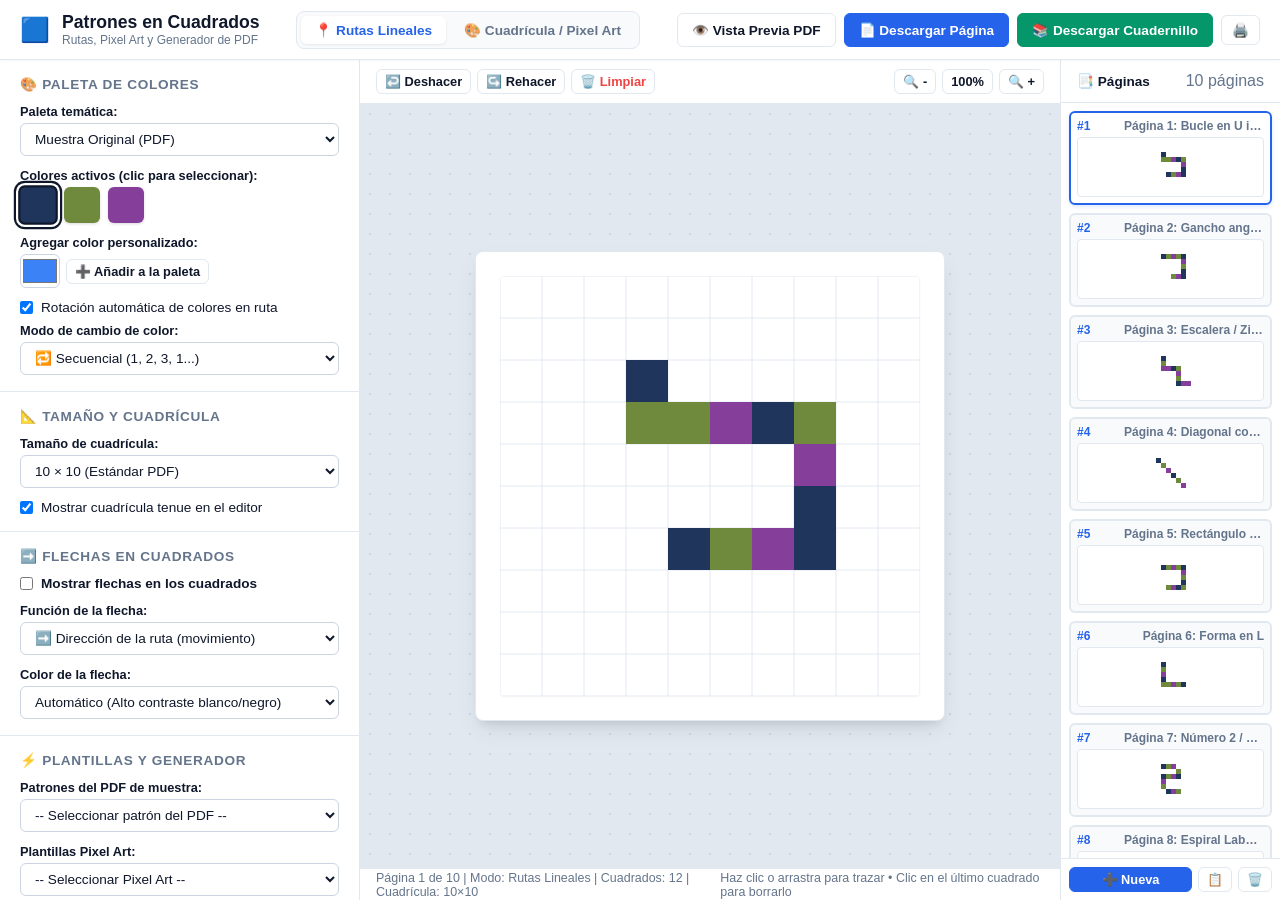
<file: index.html>
<!DOCTYPE html>
<html lang="es">
<head>
  <meta charset="UTF-8">
  <meta name="viewport" content="width=device-width, initial-scale=1.0">
  <title>Generador de Patrones en Cuadrados y Rutas (PDF)</title>
  <link rel="stylesheet" href="css/style.css">
</head>
<body>

  <!-- Encabezado Principal -->
  <header class="app-header">
    <div class="brand-area">
      <div class="brand-icon">🟦</div>
      <div>
        <h1 class="brand-title">Patrones en Cuadrados</h1>
        <p class="brand-subtitle">Rutas, Pixel Art y Generador de PDF</p>
      </div>
    </div>

    <!-- Selector de Modo de Trabajo -->
    <div class="mode-switch-group">
      <button id="btn-mode-routes" class="mode-btn active" title="Trazar caminos paso a paso con flechas y secuencias">
        <span>📍 Rutas Lineales</span>
      </button>
      <button id="btn-mode-grid" class="mode-btn" title="Pintar cuadrícula libre o diseñar Pixel Art">
        <span>🎨 Cuadrícula / Pixel Art</span>
      </button>
    </div>

    <!-- Acciones de Exportación y Vista Previa -->
    <div class="header-actions">
      <button id="btn-preview-pdf" class="btn" title="Ver cómo se verá el PDF final">
        <span>👁️ Vista Previa PDF</span>
      </button>
      <button id="btn-export-current-pdf" class="btn btn-primary" title="Descargar solo la página actual en PDF">
        <span>📄 Descargar Página</span>
      </button>
      <button id="btn-export-all-pdf" class="btn btn-success" title="Descargar todas las páginas en un solo PDF">
        <span>📚 Descargar Cuadernillo</span>
      </button>
      <button id="btn-direct-print" class="btn btn-icon" title="Imprimir directamente">
        <span>🖨️</span>
      </button>
    </div>
  </header>

  <!-- Distribución Principal -->
  <div class="main-layout">

    <!-- Panel Lateral Izquierdo (Controles y Herramientas) -->
    <aside class="sidebar">

      <!-- Sección: Paleta de Colores -->
      <div class="sidebar-section">
        <h2 class="sidebar-title">🎨 Paleta de Colores</h2>

        <div class="form-group">
          <label class="form-label" for="select-palette-preset">Paleta temática:</label>
          <select id="select-palette-preset" class="form-select">
            <option value="pdfSample">Muestra Original (PDF)</option>
            <option value="rainbow">Arcoíris Divertido</option>
            <option value="pastel">Pastel Suave</option>
            <option value="primary">Primarios Educativos</option>
            <option value="cyber">Neón Tecnológico</option>
            <option value="monochrome">Escala de Grises</option>
          </select>
        </div>

        <div class="form-group">
          <label class="form-label">Colores activos (clic para seleccionar):</label>
          <div id="palette-colors" class="palette-swatches"></div>
        </div>

        <div class="form-group">
          <label class="form-label">Agregar color personalizado:</label>
          <div class="custom-color-row">
            <input type="color" id="input-custom-color" class="color-input-picker" value="#3B82F6">
            <button id="btn-add-custom-color" class="btn btn-sm">➕ Añadir a la paleta</button>
          </div>
        </div>

        <label class="form-checkbox-label">
          <input type="checkbox" id="toggle-cycle-colors" checked>
          <span>Rotación automática de colores en ruta</span>
        </label>

        <div id="color-rotation-options" style="margin-top: 8px;">
          <label class="form-label" for="select-color-rotation-mode">Modo de cambio de color:</label>
          <select id="select-color-rotation-mode" class="form-select">
            <option value="sequence" selected>🔁 Secuencial (1, 2, 3, 1...)</option>
            <option value="random">🎲 Aleatorio / Random</option>
          </select>
        </div>
      </div>

      <!-- Sección: Cuadrícula y Tamaño -->
      <div class="sidebar-section">
        <h2 class="sidebar-title">📐 Tamaño y Cuadrícula</h2>

        <div class="form-group">
          <label class="form-label" for="select-grid-size">Tamaño de cuadrícula:</label>
          <select id="select-grid-size" class="form-select">
            <option value="6">6 × 6</option>
            <option value="8">8 × 8</option>
            <option value="10" selected>10 × 10 (Estándar PDF)</option>
            <option value="12">12 × 12</option>
            <option value="16">16 × 16</option>
            <option value="20">20 × 20</option>
          </select>
        </div>

        <label class="form-checkbox-label">
          <input type="checkbox" id="toggle-canvas-grid" checked>
          <span>Mostrar cuadrícula tenue en el editor</span>
        </label>
      </div>

      <!-- Sección: Opciones de Flechas (Visible en Modo Rutas) -->
      <div id="arrow-settings-box" class="sidebar-section">
        <h2 class="sidebar-title">➡️ Flechas en Cuadrados</h2>

        <label class="form-checkbox-label" style="margin-bottom: 0.75rem;">
          <input type="checkbox" id="toggle-show-arrows">
          <span><strong>Mostrar flechas en los cuadrados</strong></span>
        </label>

        <div class="form-group">
          <label class="form-label" for="select-arrow-type">Función de la flecha:</label>
          <select id="select-arrow-type" class="form-select">
            <option value="direction">➡️ Dirección de la ruta (movimiento)</option>
            <option value="nextColor">🎯 Flecha que muestra el color siguiente</option>
            <option value="number">🔢 Número de paso (1, 2, 3...)</option>
            <option value="both">🔀 Flecha + Número</option>
          </select>
        </div>

        <div class="form-group">
          <label class="form-label" for="select-arrow-color">Color de la flecha:</label>
          <select id="select-arrow-color" class="form-select">
            <option value="auto">Automático (Alto contraste blanco/negro)</option>
            <option value="nextColor">Color del siguiente cuadrado</option>
            <option value="white">Blanco puro</option>
            <option value="black">Negro puro</option>
          </select>
        </div>
      </div>

      <!-- Sección: Herramientas Pixel Art (Visible en Modo Cuadrícula) -->
      <div id="pixel-tools-box" class="sidebar-section" style="display: none;">
        <h2 class="sidebar-title">🖌️ Herramientas de Pintura</h2>
        <div class="tool-btn-group">
          <button id="btn-tool-brush" class="tool-btn active">✏️ Pincel</button>
          <button id="btn-tool-eraser" class="tool-btn">🧹 Borrar</button>
          <button id="btn-tool-bucket" class="tool-btn">🪣 Relleno</button>
        </div>
      </div>

      <!-- Sección: Plantillas y Generador -->
      <div class="sidebar-section">
        <h2 class="sidebar-title">⚡ Plantillas y Generador</h2>

        <div class="form-group">
          <label class="form-label">Patrones del PDF de muestra:</label>
          <select id="select-pdf-preset" class="form-select">
            <option value="">-- Seleccionar patrón del PDF --</option>
            <option value="pdf-page-1">Pág 1: Bucle en U invertida</option>
            <option value="pdf-page-2">Pág 2: Gancho angular</option>
            <option value="pdf-page-3">Pág 3: Escalera / Zigzag</option>
            <option value="pdf-page-4">Pág 4: Diagonal continua</option>
            <option value="pdf-page-5">Pág 5: Rectángulo abierto (U)</option>
            <option value="pdf-page-6">Pág 6: Forma en L</option>
            <option value="pdf-page-7">Pág 7: Número 2 / Onda</option>
            <option value="pdf-page-8">Pág 8: Espiral Labyrinth</option>
            <option value="pdf-page-9">Pág 9: Cruz (+)</option>
            <option value="pdf-page-10">Pág 10: Serpiente doble giro</option>
          </select>
        </div>

        <div class="form-group">
          <label class="form-label">Plantillas Pixel Art:</label>
          <select id="select-pixel-preset" class="form-select">
            <option value="">-- Seleccionar Pixel Art --</option>
            <option value="pixel-heart">❤️ Corazón</option>
            <option value="pixel-star">⭐ Estrella</option>
            <option value="pixel-smiley">😊 Carita Sonriente</option>
            <option value="pixel-tree">🌲 Árbol</option>
          </select>
        </div>

        <div class="form-group">
          <label class="form-label">Generador procedural de ruta:</label>
          <div style="display: flex; gap: 6px; align-items: center;">
            <input type="number" id="input-route-steps" class="form-input" value="12" min="4" max="40" style="width: 70px;">
            <button id="btn-random-route" class="btn btn-sm" style="flex: 1;">🎲 Generar Aleatoria</button>
          </div>
        </div>
      </div>

      <!-- Sección: Importar Imagen a Pixel Art -->
      <div class="sidebar-section">
        <h2 class="sidebar-title">🖼️ Importar Imagen a Píxeles</h2>
        <div class="form-group">
          <input type="file" id="input-image-file" class="form-input" accept="image/*">
        </div>
        <label class="form-checkbox-label">
          <input type="checkbox" id="toggle-snap-palette" checked>
          <span>Adaptar colores a la paleta activa</span>
        </label>
      </div>

      <!-- Sección: Configuración del PDF -->
      <div class="sidebar-section">
        <h2 class="sidebar-title">📄 Opciones de Impresión PDF</h2>

        <div class="form-group">
          <label class="form-label" for="select-pdf-format">Formato de hoja:</label>
          <select id="select-pdf-format" class="form-select">
            <option value="a4" selected>A4 (210 × 297 mm)</option>
            <option value="letter">Carta / Letter (8.5 × 11 pulg)</option>
          </select>
        </div>

        <div class="form-group">
          <label class="form-label" for="select-pdf-orientation">Orientación:</label>
          <select id="select-pdf-orientation" class="form-select">
            <option value="portrait" selected>Vertical (Retrato)</option>
            <option value="landscape">Horizontal (Apaisado)</option>
          </select>
        </div>

        <div class="form-group">
          <label class="form-label" for="select-square-size">Tamaño de los cuadrados en PDF:</label>
          <select id="select-square-size" class="form-select">
            <option value="small">Pequeño (8 mm)</option>
            <option value="medium" selected>Mediano (12 mm - Estilo Muestra)</option>
            <option value="large">Grande (16 mm)</option>
            <option value="extra-large">Extra Grande (20 mm)</option>
            <option value="fit">Ajustar al máximo de la página</option>
          </select>
        </div>

        <label class="form-checkbox-label">
          <input type="checkbox" id="toggle-pdf-grid">
          <span>Imprimir cuadrícula tenue de fondo</span>
        </label>

        <label class="form-checkbox-label">
          <input type="checkbox" id="toggle-pdf-page-nums">
          <span>Imprimir número de página al pie</span>
        </label>
      </div>

    </aside>

    <!-- Área de Trabajo Central (Lienzo interactivo) -->
    <main class="editor-workspace">

      <!-- Barra de herramientas superior del lienzo -->
      <div class="canvas-toolbar">
        <div class="toolbar-group">
          <button id="btn-undo" class="btn btn-sm" title="Deshacer (Ctrl+Z)">↩️ Deshacer</button>
          <button id="btn-redo" class="btn btn-sm" title="Rehacer (Ctrl+Y)">↪️ Rehacer</button>
          <button id="btn-clear" class="btn btn-sm" title="Limpiar diseño actual" style="color: var(--danger);">🗑️ Limpiar</button>
        </div>

        <div class="toolbar-group">
          <button id="btn-zoom-out" class="btn btn-sm" title="Reducir zoom">🔍 -</button>
          <button id="btn-zoom-reset" class="btn btn-sm" title="Restablecer tamaño">100%</button>
          <button id="btn-zoom-in" class="btn btn-sm" title="Aumentar zoom">🔍 +</button>
        </div>
      </div>

      <!-- Lienzo dentro de una hoja simulada -->
      <div class="canvas-viewport">
        <div class="paper-sheet">
          <canvas id="grid-canvas" width="420" height="420"></canvas>
        </div>
      </div>

      <!-- Barra de estado inferior -->
      <footer class="status-bar">
        <span id="status-info">Página 1 de 10 | Modo: Rutas Lineales | Cuadrados: 12</span>
        <span>Haz clic o arrastra para trazar • Clic en el último cuadrado para borrarlo</span>
      </footer>

    </main>

    <!-- Panel Derecho: Gestor de Páginas (Multi-Página) -->
    <aside class="pages-panel">
      <div class="pages-header">
        <span class="pages-title">📑 Páginas</span>
        <span id="lbl-page-count" class="thumb-title">10 páginas</span>
      </div>

      <div id="pages-list" class="pages-list"></div>

      <div class="pages-footer">
        <button id="btn-add-page" class="btn btn-sm btn-primary" style="flex: 1;" title="Crear nueva página en blanco">➕ Nueva</button>
        <button id="btn-duplicate-page" class="btn btn-sm" title="Duplicar página seleccionada">📋</button>
        <button id="btn-delete-page" class="btn btn-sm" title="Eliminar página seleccionada" style="color: var(--danger);">🗑️</button>
      </div>
    </aside>

  </div>

  <!-- Modal de Vista Previa de PDF -->
  <div id="modal-preview" class="modal-overlay">
    <div class="modal-box">
      <div class="modal-header">
        <h3 class="modal-title">👁️ Vista Previa del Documento PDF</h3>
        <button id="btn-close-modal" class="btn btn-sm">✖ Cerrar</button>
      </div>
      <div class="modal-body">
        <iframe id="iframe-preview" src="about:blank"></iframe>
      </div>
    </div>
  </div>

  <!-- Librería jsPDF (Local con CDN de respaldo) -->
  <script src="js/libs/jspdf.umd.min.js"></script>
  <script>
    if (!window.jspdf) {
      document.write('<script src="https://cdnjs.cloudflare.com/ajax/libs/jspdf/2.5.1/jspdf.umd.min.js"><\/script>');
    }
  </script>

  <!-- Módulos de la Aplicación -->
  <script src="js/patterns.js"></script>
  <script src="js/canvas-editor.js"></script>
  <script src="js/pdf-generator.js"></script>
  <script src="js/app.js"></script>

</body>
</html>
</file>
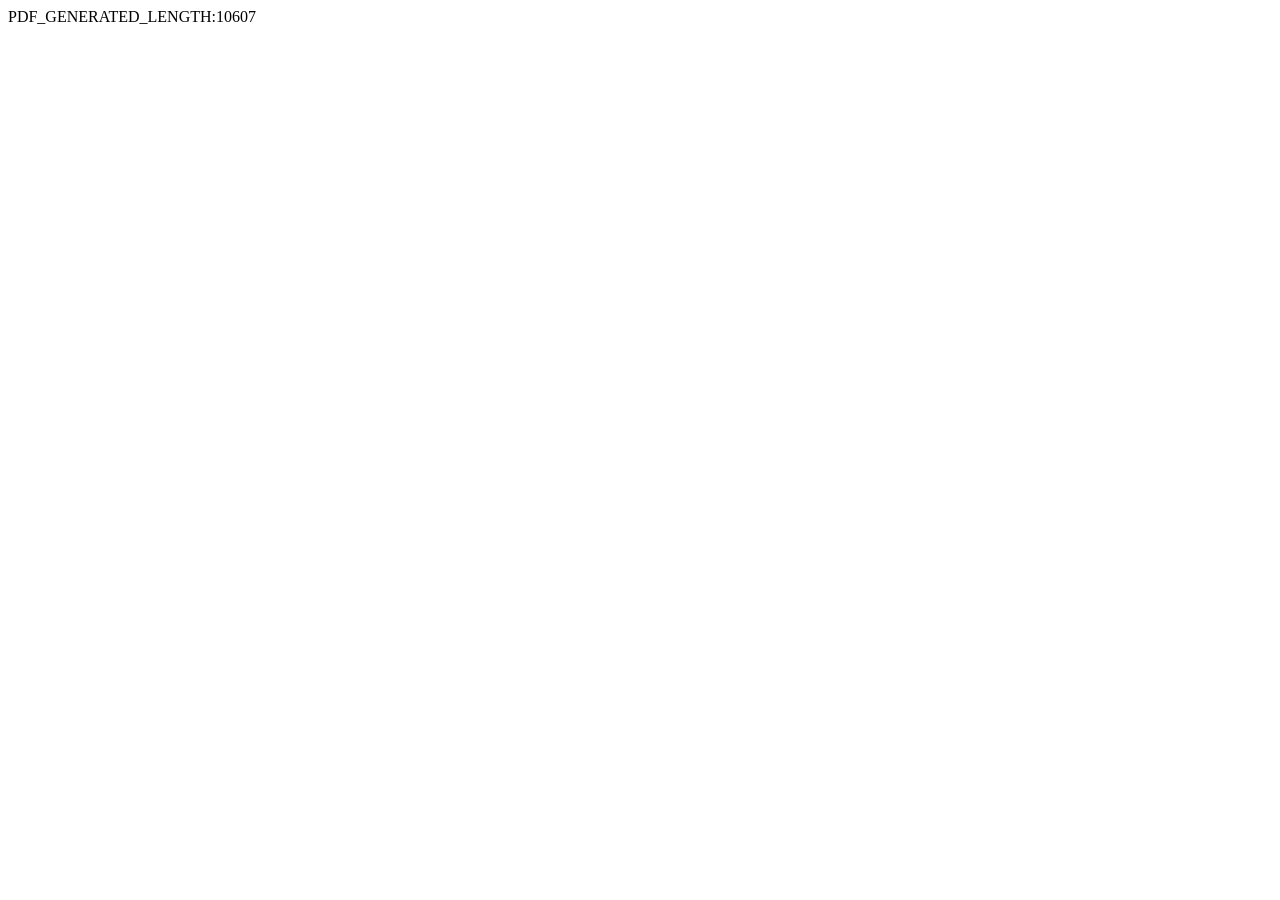
<file: export-sample.html>
<!DOCTYPE html>
<html>
<head><meta charset="utf-8"><title>Export Sample</title></head>
<body>
  <div id="status">Generando PDF...</div>
  <script src="js/libs/jspdf.umd.min.js"></script>
  <script src="js/patterns.js"></script>
  <script src="js/pdf-generator.js"></script>
  <script>
    const pages = PDF_SAMPLE_PATTERNS.map((p, idx) => ({
      title: p.name,
      mode: 'routes',
      gridSize: p.gridSize,
      steps: p.steps.map((st, sIdx) => ({
        r: st.r,
        c: st.c,
        color: PALETTE_PRESETS.pdfSample.colors[st.colorIndex % 3],
        step: sIdx + 1
      })),
      arrowOptions: {
        showArrows: false,
        arrowType: 'direction',
        arrowColor: 'auto'
      }
    }));

    const { doc } = window.patternPdfGenerator.generatePdf(pages, {
      format: 'a4',
      squareSizeSetting: 'medium',
      showGrid: false
    });

    const base64 = doc.output('datauristring');
    window._pdfBase64 = base64;
    document.getElementById('status').innerText = "PDF_GENERATED_LENGTH:" + base64.length;
  </script>
</body>
</html>
</file>
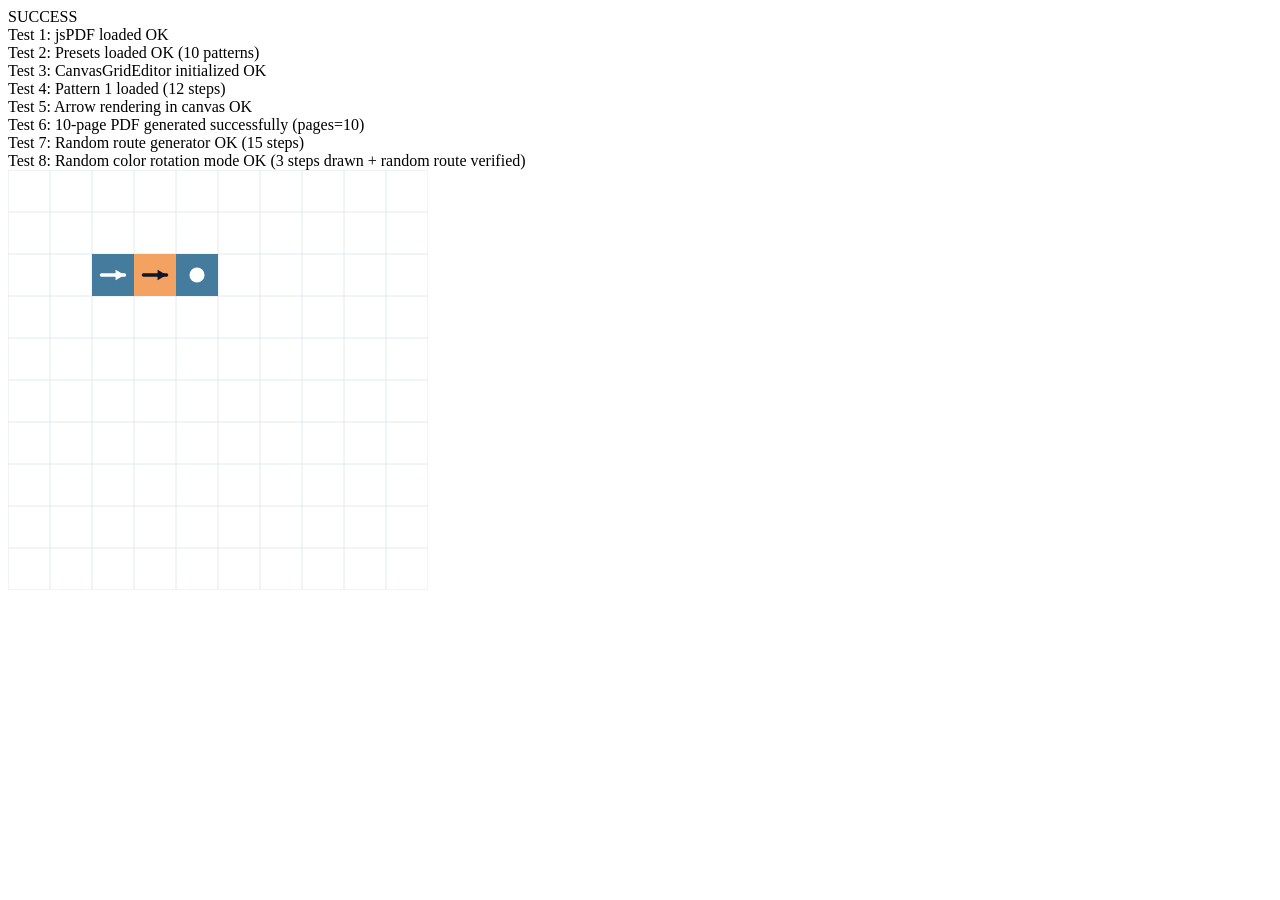
<file: test-runner.html>
<!DOCTYPE html>
<html>
<head>
  <meta charset="utf-8">
  <title>Test Runner</title>
</head>
<body>
  <div id="output">Running tests...</div>
  <canvas id="grid-canvas" width="420" height="420"></canvas>
  <script src="js/libs/jspdf.umd.min.js"></script>
  <script src="js/patterns.js"></script>
  <script src="js/canvas-editor.js"></script>
  <script src="js/pdf-generator.js"></script>
  <script>
    try {
      const results = [];
      // Test 1: jsPDF exists
      if (!window.jspdf || !window.jspdf.jsPDF) {
        throw new Error("jsPDF is not loaded");
      }
      results.push("Test 1: jsPDF loaded OK");

      // Test 2: PALETTE_PRESETS & PDF_SAMPLE_PATTERNS
      if (!PALETTE_PRESETS || !PDF_SAMPLE_PATTERNS || PDF_SAMPLE_PATTERNS.length !== 10) {
        throw new Error("PDF_SAMPLE_PATTERNS length != 10");
      }
      results.push("Test 2: Presets loaded OK (" + PDF_SAMPLE_PATTERNS.length + " patterns)");

      // Test 3: CanvasGridEditor instantiation
      const canvas = document.getElementById('grid-canvas');
      const editor = new CanvasGridEditor(canvas, {
        gridSize: 10,
        mode: 'routes',
        palette: PALETTE_PRESETS.pdfSample.colors
      });
      results.push("Test 3: CanvasGridEditor initialized OK");

      // Test 4: Load pattern 1
      editor.loadPattern(PDF_SAMPLE_PATTERNS[0]);
      if (editor.steps.length === 0) {
        throw new Error("Steps empty after loading pattern 1");
      }
      results.push("Test 4: Pattern 1 loaded (" + editor.steps.length + " steps)");

      // Test 5: Arrow rendering & options
      editor.setArrowOptions({ showArrows: true, arrowType: 'direction', arrowColor: 'auto' });
      editor.render();
      results.push("Test 5: Arrow rendering in canvas OK");

      // Test 6: Generate PDF
      const pages = PDF_SAMPLE_PATTERNS.map((p, idx) => ({
        title: p.name,
        mode: 'routes',
        gridSize: p.gridSize,
        steps: p.steps.map((st, sIdx) => ({
          r: st.r,
          c: st.c,
          color: PALETTE_PRESETS.pdfSample.colors[st.colorIndex % 3],
          step: sIdx + 1
        })),
        arrowOptions: {
          showArrows: true,
          arrowType: 'direction',
          arrowColor: 'auto'
        }
      }));

      const { doc, blobUrl } = window.patternPdfGenerator.generatePdf(pages, {
        format: 'a4',
        squareSizeSetting: 'medium',
        showGrid: false
      });

      if (!doc || !blobUrl) {
        throw new Error("PDF generation returned null doc or blobUrl");
      }
      results.push("Test 6: 10-page PDF generated successfully (pages=" + doc.getNumberOfPages() + ")");

      // Test 7: Random route generator
      const randomRoute = generateRandomRoute(10, 15, PALETTE_PRESETS.rainbow.colors, false);
      if (randomRoute.length < 5) {
        throw new Error("Random route generated too few steps");
      }
      results.push("Test 7: Random route generator OK (" + randomRoute.length + " steps)");

      // Test 8: Random color rotation mode
      editor.clear();
      editor.setColorRotationMode('random');
      editor.setPalette(PALETTE_PRESETS.rainbow.colors);
      editor.handleCellClickOrDrag(2, 2);
      editor.handleCellClickOrDrag(2, 3);
      editor.handleCellClickOrDrag(2, 4);
      if (editor.steps.length !== 3) {
        throw new Error("Expected 3 steps in random color test, got " + editor.steps.length);
      }
      const randomRouteColors = generateRandomRoute(10, 10, PALETTE_PRESETS.rainbow.colors, false, 'random');
      if (randomRouteColors.length < 5) {
        throw new Error("Random route with random colors failed");
      }
      results.push("Test 8: Random color rotation mode OK (3 steps drawn + random route verified)");

      document.getElementById('output').innerText = "SUCCESS\n" + results.join("\n");
      console.log("ALL_TESTS_PASSED");
    } catch (e) {
      document.getElementById('output').innerText = "ERROR: " + e.message + "\n" + e.stack;
      console.error(e);
    }
  </script>
</body>
</html>
</file>
<file: css/style.css>
/* ==========================================================================
   style.css - Estilos modernos y responsivos para Generador de Patrones PDF
   ========================================================================== */

:root {
  --primary: #2563EB;
  --primary-hover: #1D4ED8;
  --primary-light: #EFF6FF;
  --surface: #FFFFFF;
  --surface-alt: #F8FAFC;
  --border: #E2E8F0;
  --border-strong: #CBD5E1;
  --text-main: #0F172A;
  --text-muted: #64748B;
  --danger: #EF4444;
  --success: #10B981;
  --sidebar-w: 360px;
  --header-h: 60px;
  --footer-h: 32px;
}

* {
  box-sizing: border-box;
  margin: 0;
  padding: 0;
}

body {
  font-family: -apple-system, BlinkMacSystemFont, "Segoe UI", Roboto, Helvetica, Arial, sans-serif;
  background-color: #F1F5F9;
  color: var(--text-main);
  height: 100vh;
  display: flex;
  flex-direction: column;
  overflow: hidden;
  user-select: none;
}

/* ==========================================================================
   Header Superior
   ========================================================================== */
.app-header {
  height: var(--header-h);
  background-color: var(--surface);
  border-bottom: 1px solid var(--border);
  display: flex;
  align-items: center;
  justify-content: space-between;
  padding: 0 1.25rem;
  z-index: 10;
  box-shadow: 0 1px 3px rgba(0,0,0,0.04);
}

.brand-area {
  display: flex;
  align-items: center;
  gap: 0.75rem;
}

.brand-icon {
  font-size: 1.5rem;
}

.brand-title {
  font-size: 1.1rem;
  font-weight: 700;
  color: var(--text-main);
}

.brand-subtitle {
  font-size: 0.75rem;
  color: var(--text-muted);
  font-weight: 400;
}

/* Modo Selector */
.mode-switch-group {
  display: flex;
  background: var(--surface-alt);
  padding: 4px;
  border-radius: 8px;
  border: 1px solid var(--border);
  gap: 4px;
}

.mode-btn {
  border: none;
  background: transparent;
  padding: 6px 14px;
  border-radius: 6px;
  font-size: 0.85rem;
  font-weight: 600;
  color: var(--text-muted);
  cursor: pointer;
  transition: all 0.15s ease;
  display: flex;
  align-items: center;
  gap: 6px;
}

.mode-btn:hover {
  color: var(--text-main);
}

.mode-btn.active {
  background: var(--surface);
  color: var(--primary);
  box-shadow: 0 1px 3px rgba(0,0,0,0.08);
}

/* Acciones en Header */
.header-actions {
  display: flex;
  align-items: center;
  gap: 0.5rem;
}

.btn {
  display: inline-flex;
  align-items: center;
  justify-content: center;
  gap: 6px;
  padding: 8px 14px;
  font-size: 0.85rem;
  font-weight: 600;
  border-radius: 6px;
  border: 1px solid var(--border);
  background: var(--surface);
  color: var(--text-main);
  cursor: pointer;
  transition: all 0.15s ease;
}

.btn:hover {
  background: var(--surface-alt);
  border-color: var(--border-strong);
}

.btn-primary {
  background: var(--primary);
  color: #FFFFFF;
  border-color: var(--primary);
}

.btn-primary:hover {
  background: var(--primary-hover);
  border-color: var(--primary-hover);
}

.btn-success {
  background: #059669;
  color: #FFFFFF;
  border-color: #059669;
}

.btn-success:hover {
  background: #047857;
  border-color: #047857;
}

.btn-sm {
  padding: 4px 8px;
  font-size: 0.8rem;
}

.btn-icon {
  padding: 6px 10px;
}

/* ==========================================================================
   Cuerpo Principal (Sidebar + Canvas + Páginas)
   ========================================================================== */
.main-layout {
  display: flex;
  flex: 1;
  overflow: hidden;
}

/* Sidebar Izquierda */
.sidebar {
  width: var(--sidebar-w);
  background: var(--surface);
  border-right: 1px solid var(--border);
  overflow-y: auto;
  display: flex;
  flex-direction: column;
}

.sidebar-section {
  padding: 1rem 1.25rem;
  border-bottom: 1px solid var(--border);
}

.sidebar-title {
  font-size: 0.85rem;
  font-weight: 700;
  text-transform: uppercase;
  letter-spacing: 0.05em;
  color: var(--text-muted);
  margin-bottom: 0.75rem;
  display: flex;
  align-items: center;
  gap: 6px;
}

/* Controles de formulario */
.form-group {
  margin-bottom: 0.75rem;
}

.form-group:last-child {
  margin-bottom: 0;
}

.form-label {
  display: block;
  font-size: 0.8rem;
  font-weight: 600;
  color: var(--text-main);
  margin-bottom: 4px;
}

.form-select, .form-input {
  width: 100%;
  padding: 7px 10px;
  font-size: 0.85rem;
  border-radius: 6px;
  border: 1px solid var(--border-strong);
  background-color: var(--surface);
  color: var(--text-main);
  outline: none;
  transition: border-color 0.15s;
}

.form-select:focus, .form-input:focus {
  border-color: var(--primary);
  box-shadow: 0 0 0 2px var(--primary-light);
}

.form-checkbox-label {
  display: flex;
  align-items: center;
  gap: 8px;
  font-size: 0.85rem;
  cursor: pointer;
  margin-top: 6px;
}

/* Paleta de Colores */
.palette-swatches {
  display: flex;
  flex-wrap: wrap;
  gap: 8px;
  margin-bottom: 0.75rem;
}

.palette-swatch {
  width: 36px;
  height: 36px;
  border-radius: 6px;
  cursor: pointer;
  border: 2px solid transparent;
  box-shadow: 0 1px 3px rgba(0,0,0,0.15);
  position: relative;
  transition: transform 0.15s;
}

.palette-swatch:hover {
  transform: scale(1.1);
}

.palette-swatch.active {
  border-color: #0F172A;
  box-shadow: 0 0 0 2px #FFFFFF, 0 0 0 4px #0F172A;
  transform: scale(1.1);
}

.swatch-del {
  position: absolute;
  top: -6px;
  right: -6px;
  width: 16px;
  height: 16px;
  border-radius: 50%;
  background: #EF4444;
  color: #FFFFFF;
  border: none;
  font-size: 11px;
  line-height: 1;
  display: none;
  align-items: center;
  justify-content: center;
  cursor: pointer;
}

.palette-swatch:hover .swatch-del {
  display: flex;
}

.custom-color-row {
  display: flex;
  gap: 6px;
  align-items: center;
}

.color-input-picker {
  width: 40px;
  height: 34px;
  border: 1px solid var(--border-strong);
  border-radius: 6px;
  cursor: pointer;
  padding: 0;
  background: none;
}

/* Botones de herramienta pixel */
.tool-btn-group {
  display: flex;
  gap: 6px;
}

.tool-btn {
  flex: 1;
  padding: 8px;
  border: 1px solid var(--border);
  border-radius: 6px;
  background: var(--surface-alt);
  font-size: 0.85rem;
  font-weight: 600;
  cursor: pointer;
  display: flex;
  align-items: center;
  justify-content: center;
  gap: 6px;
}

.tool-btn.active {
  background: var(--primary-light);
  color: var(--primary);
  border-color: var(--primary);
}

/* ==========================================================================
   Área Central del Editor
   ========================================================================== */
.editor-workspace {
  flex: 1;
  display: flex;
  flex-direction: column;
  background: #E2E8F0;
  position: relative;
  overflow: hidden;
}

/* Barra de herramientas flotante del lienzo */
.canvas-toolbar {
  height: 44px;
  background: var(--surface);
  border-bottom: 1px solid var(--border);
  display: flex;
  align-items: center;
  justify-content: space-between;
  padding: 0 1rem;
}

.toolbar-group {
  display: flex;
  align-items: center;
  gap: 6px;
}

.canvas-viewport {
  flex: 1;
  overflow: auto;
  display: flex;
  align-items: center;
  justify-content: center;
  padding: 2rem;
  background:
    radial-gradient(circle, #CBD5E1 1px, transparent 1px);
  background-size: 20px 20px;
}

/* Simulación de hoja de papel centrada */
.paper-sheet {
  background: #FFFFFF;
  padding: 24px;
  border-radius: 8px;
  box-shadow: 0 10px 25px -5px rgba(0, 0, 0, 0.1), 0 8px 10px -6px rgba(0, 0, 0, 0.1);
  display: inline-flex;
  flex-direction: column;
  align-items: center;
  justify-content: center;
  border: 1px solid var(--border);
}

#grid-canvas {
  cursor: crosshair;
  border-radius: 4px;
  box-shadow: 0 1px 2px rgba(0,0,0,0.06);
}

/* Barra de estado */
.status-bar {
  height: var(--footer-h);
  background: var(--surface);
  border-top: 1px solid var(--border);
  display: flex;
  align-items: center;
  justify-content: space-between;
  padding: 0 1rem;
  font-size: 0.78rem;
  color: var(--text-muted);
}

/* ==========================================================================
   Panel Inferior / Lateral de Páginas (Multi-Página)
   ========================================================================== */
.pages-panel {
  width: 220px;
  background: var(--surface);
  border-left: 1px solid var(--border);
  display: flex;
  flex-direction: column;
}

.pages-header {
  padding: 0.75rem 1rem;
  border-bottom: 1px solid var(--border);
  display: flex;
  align-items: center;
  justify-content: space-between;
}

.pages-title {
  font-size: 0.85rem;
  font-weight: 700;
  color: var(--text-main);
}

.pages-list {
  flex: 1;
  overflow-y: auto;
  padding: 8px;
  display: flex;
  flex-direction: column;
  gap: 8px;
}

.page-thumbnail {
  border: 2px solid var(--border);
  border-radius: 6px;
  padding: 6px;
  background: var(--surface-alt);
  cursor: pointer;
  transition: all 0.15s ease;
}

.page-thumbnail:hover {
  border-color: var(--border-strong);
  background: #FFFFFF;
}

.page-thumbnail.active {
  border-color: var(--primary);
  background: #FFFFFF;
  box-shadow: 0 2px 4px rgba(37, 99, 235, 0.15);
}

.thumb-header {
  display: flex;
  align-items: center;
  justify-content: space-between;
  font-size: 0.75rem;
  font-weight: 600;
  margin-bottom: 4px;
}

.thumb-number {
  color: var(--primary);
}

.thumb-title {
  color: var(--text-muted);
  white-space: nowrap;
  overflow: hidden;
  text-overflow: ellipsis;
  max-width: 140px;
}

.thumb-canvas-wrap {
  display: flex;
  align-items: center;
  justify-content: center;
  background: #FFFFFF;
  border: 1px solid var(--border);
  border-radius: 4px;
  padding: 4px;
}

.thumb-mini-canvas {
  width: 50px;
  height: 50px;
  image-rendering: pixelated;
}

.pages-footer {
  padding: 8px;
  border-top: 1px solid var(--border);
  display: flex;
  gap: 6px;
}

/* ==========================================================================
   Modal de Vista Previa PDF
   ========================================================================== */
.modal-overlay {
  position: fixed;
  top: 0;
  left: 0;
  right: 0;
  bottom: 0;
  background: rgba(15, 23, 42, 0.65);
  display: none;
  align-items: center;
  justify-content: center;
  z-index: 100;
  backdrop-filter: blur(4px);
}

.modal-overlay.visible {
  display: flex;
}

.modal-box {
  width: 90vw;
  max-width: 960px;
  height: 90vh;
  background: var(--surface);
  border-radius: 12px;
  display: flex;
  flex-direction: column;
  box-shadow: 0 25px 50px -12px rgba(0, 0, 0, 0.25);
  overflow: hidden;
}

.modal-header {
  padding: 12px 18px;
  border-bottom: 1px solid var(--border);
  display: flex;
  align-items: center;
  justify-content: space-between;
}

.modal-title {
  font-size: 1.1rem;
  font-weight: 700;
}

.modal-body {
  flex: 1;
  background: #525659;
  position: relative;
}

.modal-body iframe {
  width: 100%;
  height: 100%;
  border: none;
}

/* ==========================================================================
   Estilos de Impresión Nativa (@media print)
   ========================================================================== */
@media print {
  body {
    background: #FFFFFF !important;
  }
  .app-header,
  .sidebar,
  .pages-panel,
  .canvas-toolbar,
  .status-bar,
  .modal-overlay {
    display: none !important;
  }
  .editor-workspace {
    background: transparent !important;
    overflow: visible !important;
  }
  .canvas-viewport {
    padding: 0 !important;
    background: none !important;
  }
  .paper-sheet {
    box-shadow: none !important;
    border: none !important;
    padding: 0 !important;
  }
}
</file>
